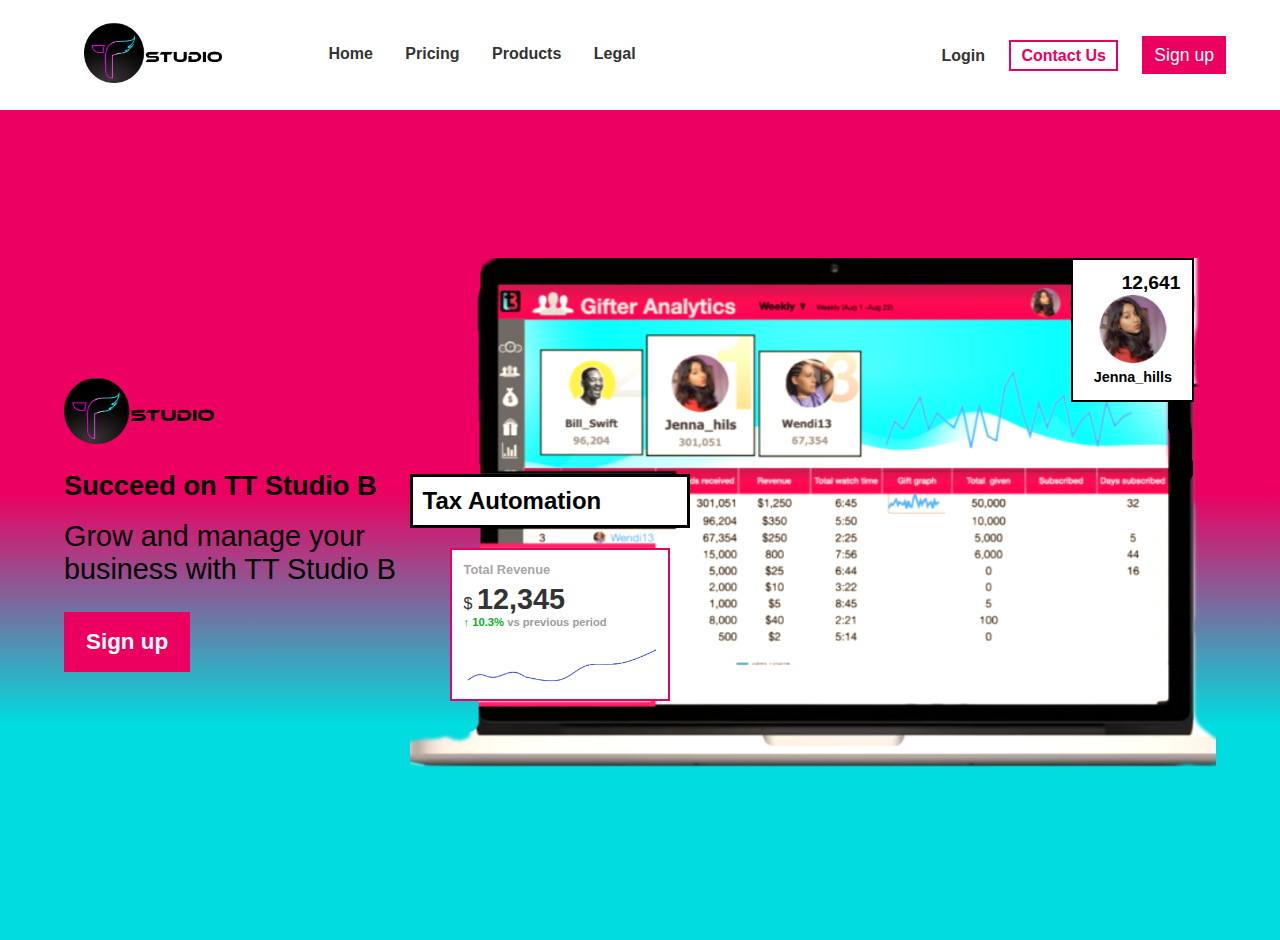
<file: v1/index.html>
<!DOCTYPE html>
<html lang="en">

<head>
    <meta charset="UTF-8">
    <meta http-equiv="X-UA-Compatible" content="IE=edge">
    <meta name="viewport" content="width=device-width, initial-scale=1.0">
    <link rel="icon" type="image/x-icon" href="./assets/fa.png">
    <title>tikbooks</title>
    <link rel="stylesheet" href="./styles.css">
    <link rel="stylesheet" href="https://cdnjs.cloudflare.com/ajax/libs/font-awesome/6.1.2/css/all.min.css"
        integrity="sha512-1sCRPdkRXhBV2PBLUdRb4tMg1w2YPf37qatUFeS7zlBy7jJI8Lf4VHwWfZZfpXtYSLy85pkm9GaYVYMfw5BC1A=="
        crossorigin="anonymous" referrerpolicy="no-referrer" />
    <script src="./script.js" defer></script>
</head>

<body>

    <header>
        <div class="container flex">
            <div class="header">
                <div>
					<img src="assets/logo.png" style="height:60px" />
                </div>

                <div class="nav-container">

                    <span class="nav-close-btn">&times;</span>

                    <div class="header-middle">
                        <ul>
							<li><a href="index.html">Home</a></li>
                            <li><a href="#">Pricing</a></li>
                            <li><a href="#">Products</a></li>
                            <li><a href="legal.html">Legal</a></li>
                        </ul>
                    </div>

                    <div class="header-end">
                        <ul>
                            <li class="search-container-home">
                                <div class="search-btn">
                                    <i class="fa-solid fa-magnifying-glass "></i>
                                </div>
                                <!-- <div class="search-container">
                                    <input type="text" name="" id="">
                                    <button class="search-submit-btn"><i
                                            class="fa-solid fa-magnifying-glass"></i></button>
                                </div> -->
                            </li>
                            <li class="login-btn"><a href="#">Login</a></li>
                            <li class="top-btn"><a href="#">Contact Us</a></li>
                            <!-- <li class="top-btn"><a href="#">Sign up</a></li> -->
                            <li class="singup3"><a href="#">Sign up</a></li>
                        </ul>
                    </div>
                </div>


                <div class="nav-btn">
                    <span></span>
                    <span></span>
                    <span></span>
                </div>
            </div>
        </div>
    </header>

    <main>
        <div class="container main-container">
            <div class="two-side-col">
                <div class="col-1">
                    <img class="main-logo" src="./assets/logo.png" alt="">
                    <h1 class="head-txt">Succeed on TT Studio B</h1>
                    <h2 class="sub-head-txt">
                        Grow and manage your business with TT Studio B
                    </h2>
                    <div class="btn-left">
                        <a href="#">Sign up</a>
                    </div>
                </div>

                <div class="col-2">
                    <div class="img-container">
                        <img src="./assets/laptop2.png" alt="" >

                        <div class="users-container" style="margin-right: -6%;" >
                            <div class="user-count">
                                <i class="fas fa-gem fa-fw"></i>
                                <span>12,641</span>
                            </div>
                            <div class="user-pic">
                                <img src="./assets/girl2.png" alt="">
                            </div>
                            <p class="user-name">Jenna_hills</p>
                        </div><br><br>

                        <div class="tax-container" style="margin-top: 7%;">
                            <h2>Tax Automation</h2>
                            <i class="fas fa-toggle-on fa-fw"></i>

                        </div>

                        <div class="sales-container" style="margin-bottom: 5%;">
                            <p class="text-fade">Total Revenue <i class="fa-solid fa-circle-info"></i></p>
                            <p class="sales"><span>$</span>
                                <span>12,345</span>
                                <span></span>
                            </p>
                            <p class="sales-increased"><span>&uarr; 10.3%</span> vs previous period</p><br>
                            <img src="./assets/graph2.png" alt="" style="object-fit: contain;">
                        </div>
                    </div>
                </div>
            </div>
            <!-- <div class="poly"></div> -->
        </div>
    </main>

</body>

</html>
</file>
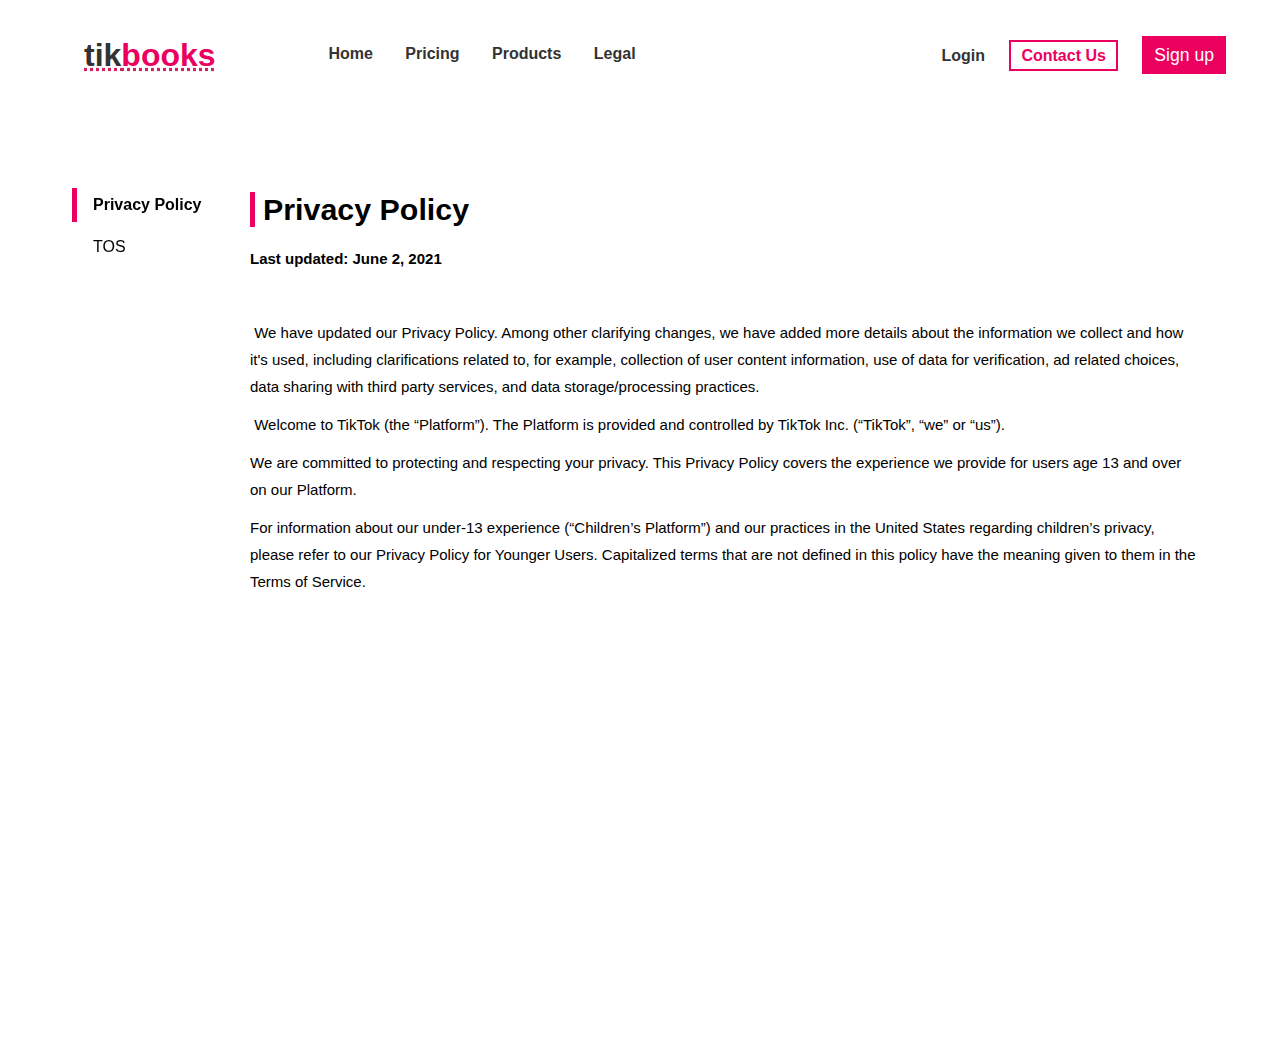
<file: v1/legal.html>
<!DOCTYPE html>
<html lang="en">
  <head>
    <meta charset="UTF-8" />
    <meta http-equiv="X-UA-Compatible" content="IE=edge" />
    <meta name="viewport" content="width=device-width, initial-scale=1.0" />
    <link rel="icon" type="image/x-icon" href="./assets/fa.png" />
    <title>tikbooks- Privacy Policy & TOS</title>
    <link rel="stylesheet" href="styles.css" />
  </head>
  <body>
    <header>
      <div class="container flex">
        <div class="header">
          <a href="../"
            ><div>
              <p class="logo">tik<span>books</span></p>
            </div></a
          >

          <div class="nav-container">
            <span class="nav-close-btn">&times;</span>

            <div class="header-middle">
              <ul>
                <li><a href="index.html">Home</a></li>
				<li><a href="#">Pricing</a></li>
                <li><a href="#">Products</a></li>
                <li><a href="legal.html">Legal</a></li>
              </ul>
            </div>

            <div class="header-end">
              <ul>
                <li class="search-container-home">
                  <div class="search-btn">
                    <i class="fa-solid fa-magnifying-glass"></i>
                  </div>
                  <!-- <div class="search-container">
                                    <input type="text" name="" id="">
                                    <button class="search-submit-btn"><i
                                            class="fa-solid fa-magnifying-glass"></i></button>
                                </div> -->
                </li>
                <li class="login-btn"><a href="#">Login</a></li>
                <li class="top-btn"><a href="#">Contact Us</a></li>
                <!-- <li class="top-btn"><a href="#">Sign up</a></li> -->
                <li class="singup3"><a href="#">Sign up</a></li>
              </ul>
            </div>
          </div>

          <div class="nav-btn">
            <span></span>
            <span></span>
            <span></span>
          </div>
        </div>
      </div>
    </header>
    <div class="privacy-policy-page container">
      <nav>
        <!-- <a  href="index.html">
          <p class="logo">tik<span>books</span></p>
        </a> -->

        <!-- Nav -->
        <ul id="privacyNav">
          <a class="nav-privacy-btn" href="#privacy-policy"
            ><li class="active-privacy">Privacy Policy</li></a
          >
          <a class="nav-tos-btn" href="#tos"><li>TOS</li></a>
        </ul>
      </nav>
      <div class="data">
        <div class="privacy-policy" id="privacy-policy">
          <h3>Privacy Policy</h3>
          <br />
          <p class="data-p">
            <strong>Last updated: </strong><strong>June 2, 2021</strong>
          </p>
          <br /><br />
          <p class="data-p">
            &nbsp;We have updated our Privacy Policy. Among other clarifying
            changes, we have added more details about the information we collect
            and how it&apos;s used, including clarifications related to, for
            example, collection of user content information, use of data for
            verification, ad related choices, data sharing with third party
            services, and data storage/processing practices.
          </p>
          <p class="data-p">
            &nbsp;Welcome to TikTok (the &ldquo;Platform&rdquo;). The Platform
            is provided and controlled by TikTok Inc. (&ldquo;TikTok&rdquo;,
            &ldquo;we&rdquo; or &ldquo;us&rdquo;).
          </p>
          <p class="data-p">
            We are committed to protecting and respecting your privacy. This
            Privacy Policy covers the experience we provide for users age 13 and
            over on our Platform.
          </p>
          <p class="data-p">
            For information about our under-13 experience
            (&ldquo;Children&rsquo;s Platform&rdquo;) and our practices in the
            United States regarding children&rsquo;s privacy, please refer to
            our Privacy Policy for Younger Users. Capitalized terms that are not
            defined in this policy have the meaning given to them in the Terms
            of Service.&nbsp;
          </p>
          <br /><br />
        </div>
        <!-- TOS  -->
        <div id="tos">
          <h3>Terms of Service</h3>
          <br />
          
          <p class="data-p">U.S.</p>
          
          <p class="data-p">
            (If you are a user having your usual residence in the US)
          </p>
          
          <p class="data-p"><b>Last updated: February 2019</b></p>
          
          
          
          <p class="data-p li-item">1. Your Relationship With Us</p>
          <p class="data-p">
            Welcome to Brandon Haneline (the &ldquo;Platform&rdquo;), which is provided by
            Brandon Haneline Inc. in the United States (collectively such entities will be
            referred to as &ldquo;Brandon Haneline&rdquo;, &ldquo;we&rdquo; or
            &ldquo;us&rdquo;).
          </p>
          
          <p class="data-p">
            You are reading the terms of service (the &ldquo;Terms&rdquo;),
            which govern the relationship and serve as an agreement between you
            and us and set forth the terms and conditions by which you may
            access and use the Platform and our related websites, services,
            applications, products and content (collectively, the
            &ldquo;Services&rdquo;). Access to certain Services or features of
            the Services (such as, by way of example and not limitation, the
            ability to submit or share User Content (defined below)) may be
            subject to age restrictions and not available to all users of the
            Services. Our Services are provided for private, non-commercial use.
            For purposes of these Terms, &ldquo;you&rdquo; and
            &ldquo;your&rdquo; means you as the user of the Services.
          </p>
          
          <p class="data-p">
            The Terms form a legally binding agreement between you and us.
            Please take the time to read them carefully. If you are under age
            18, you may only use the Services with the consent of your parent or
            legal guardian. Please be sure your parent or legal guardian has
            reviewed and discussed these Terms with you.
          </p>
          
          <p class="data-p">
            ARBITRATION NOTICE FOR USERS IN THE UNITED STATES: THESE TERMS
            CONTAIN AN ARBITRATION CLAUSE AND A WAIVER OF RIGHTS TO BRING A
            CLASS ACTION AGAINST US. EXCEPT FOR CERTAIN TYPES OF DISPUTES
            MENTIONED IN THAT ARBITRATION CLAUSE, YOU AND Brandon Haneline AGREE THAT
            DISPUTES BETWEEN US WILL BE RESOLVED BY MANDATORY BINDING
            ARBITRATION, AND YOU AND Brandon Haneline WAIVE ANY RIGHT TO PARTICIPATE IN A
            CLASS-ACTION LAWSUIT OR CLASS-WIDE ARBITRATION.
          </p>
          
          <p class="data-p li-item">2. Accepting the Terms</p>
          <p class="data-p">
            By accessing or using our Services, you confirm that you can form a
            binding contract with Brandon Haneline, that you accept these Terms and that
            you agree to comply with them. Your access to and use of our
            Services is also subject to our Privacy Policy and Community
            Guidelines, the terms of which can be found directly on the
            Platform, or where the Platform is made available for download, on
            your mobile device&rsquo;s applicable app store, and are
            incorporated herein by reference. By using the Services, you consent
            to the terms of the Privacy Policy.
          </p>
          
          <p class="data-p">
            If you are accessing or using the Services on behalf of a business
            or entity, then (a) &ldquo;you&rdquo; and &ldquo;your&rdquo;
            includes you and that business or entity, (b) you represent and
            warrant that you are an authorized representative of the business or
            entity with the authority to bind the entity to these Terms, and
            that you agree to these Terms on the entity&rsquo;s behalf, and (c)
            your business or entity is legally and financially responsible for
            your access or use of the Services as well as for the access or use
            of your account by others affiliated with your entity, including any
            employees, agents or contractors.
          </p>
          
          <p class="data-p">
            You can accept the Terms by accessing or using our Services. You
            understand and agree that we will treat your access or use of the
            Services as acceptance of the Terms from that point onwards.
          </p>
          
          <p class="data-p">
            You should print off or save a local copy of the Terms for your
            records.
          </p>
          
          <p class="data-p li-item">3. Changes to the Terms</p>
          <p class="data-p">
            We amend these Terms from time to time, for instance when we update
            the functionality of our Services, when we combine multiple apps or
            services operated by us or our affiliates into a single combined
            service or app, or when there are regulatory changes. We will use
            commercially reasonable efforts to generally notify all users of any
            material changes to these Terms, such as through a notice on our
            Platform, however, you should look at the Terms regularly to check
            for such changes. We will also update the &ldquo;Last Updated&rdquo;
            date at the top of these Terms, which reflect the effective date of
            such Terms. Your continued access or use of the Services after the
            date of the new Terms constitutes your acceptance of the new Terms.
            If you do not agree to the new Terms, you must stop accessing or
            using the Services.
          </p>
          
          <p class="data-p li-item">4. Your Account with Us</p>
          <p class="data-p">
            To access or use some of our Services, you must create an account
            with us. When you create this account, you must provide accurate and
            up-to-date information. It is important that you maintain and
            promptly update your details and any other information you provide
            to us, to keep such information current and complete.
          </p>
          
          <p class="data-p">
            It is important that you keep your account password confidential and
            that you do not disclose it to any third party. If you know or
            suspect that any third party knows your password or has accessed
            your account, you must notify us immediately at:
            <a href="https://www.Brandon Haneline.com/legal/report/feedback"
              >https://www.Brandon Haneline.com/legal/report/feedback</a
            >.
          </p>
          
          <p class="data-p">
            You agree that you are solely responsible (to us and to others) for
            the activity that occurs under your account.
          </p>
          
          <p class="data-p">
            We reserve the right to disable your user account at any time,
            including if you have failed to comply with any of the provisions of
            these Terms, or if activities occur on your account which, in our
            sole discretion, would or might cause damage to or impair the
            Services or infringe or violate any third party rights, or violate
            any applicable laws or regulations.
          </p>
          
          <p class="data-p">
            If you no longer want to use our Services again, and would like your
            account deleted, contact us at:
            <a href="https://www.Brandon Haneline.com/legal/report/feedback"
              >https://www.Brandon Haneline.com/legal/report/feedback</a
            >. We will provide you with further assistance and guide you through
            the process. Once you choose to delete your account, you will not be
            able to reactivate your account or retrieve any of the content or
            information you have added.
          </p>
          
          <p class="data-p li-item">
            5. Your Access to and Use of Our Services
          </p>
          <p class="data-p">
            Your access to and use of the Services is subject to these Terms and
            all applicable laws and regulations. You may not:
          </p>
          
          <p class="data-p">
            access or use the Services if you are not fully able and legally
            competent to agree to these Terms or are authorized to use the
            Services by your parent or legal guardian;
          </p>
          <p class="data-p">
            make unauthorize copies, modify, adapt, translate, reverse engineer,
            disassemble, decompile or create any derivative works of the
            Services or any content included therein, including any files,
            tables or documentation (or any portion thereof) or determine or
            attempt to determine any source code, algorithms, methods or
            techniques embodied by the Services or any derivative works thereof;
          </p>
          <p class="data-p">
            distribute, license, transfer, or sell, in whole or in part, any of
            the Services or any derivative works thereof
          </p>
          <p class="data-p">
            market, rent or lease the Services for a fee or charge, or use the
            Services to advertise or perform any commercial solicitation;
          </p>
          <p class="data-p">
            use the Services, without our express written consent, for any
            commercial or unauthorized purpose, including communicating or
            facilitating any commercial advertisement or solicitation or
            spamming;
          </p>
          <p class="data-p">
            interfere with or attempt to interfere with the proper working of
            the Services, disrupt our website or any networks connected to the
            Services, or bypass any measures we may use to prevent or restrict
            access to the Services;
          </p>
          <p class="data-p">
            incorporate the Services or any portion thereof into any other
            program or product. In such case, we reserve the right to refuse
            service, terminate accounts or limit access to the Services in our
            sole discretion;
          </p>
          <p class="data-p">
            use automated scripts to collect information from or otherwise
            interact with the Services;
          </p>
          <p class="data-p">
            impersonate any person or entity, or falsely state or otherwise
            misrepresent you or your affiliation with any person or entity,
            including giving the impression that any content you upload, post,
            transmit, distribute or otherwise make available emanates from the
            Services;
          </p>
          <p class="data-p">
            intimidate or harass another, or promote sexually explicit material,
            violence or discrimination based on race, sex, religion,
            nationality, disability, sexual orientation or age;
          </p>
          <p class="data-p">
            use or attempt to use another&rsquo;s account, service or system
            without authorisation from Brandon Haneline, or create a false identity on the
            Services;
          </p>
          <p class="data-p">
            use the Services in a manner that may create a conflict of interest
            or undermine the purposes of the Services, such as trading reviews
            with other users or writing or soliciting fake reviews;
          </p>
          <p class="data-p">
            use the Services to upload, transmit, distribute, store or otherwise
            make available in any way: files that contain viruses, trojans,
            worms, logic bombs or other material that is malicious or
            technologically harmful;
          </p>
          <p class="data-p">
            any unsolicited or unauthorize advertising, solicitations,
            promotional materials, &ldquo;junk mail,&rdquo; &ldquo;spam,&rdquo;
            &ldquo;chain letters,&rdquo; &ldquo;pyramid schemes,&rdquo; or any
            other prohibited form of solicitation;
          </p>
          <p class="data-p">
            any private information of any third party, including addresses,
            phone numbers, email addresses, number and feature in the personal
            identity document (e.g., National Insurance numbers, passport
            numbers) or credit card numbers;
          </p>
          <p class="data-p">
            any material which does or may infringe any copyright, trademark or
            other intellectual property or privacy rights of any other person;
          </p>
          <p class="data-p">
            any material which is defamatory of any person, obscene, offensive,
            pornographic, hateful or inflammatory;
          </p>
          <p class="data-p">
            any material that would constitute, encourage or provide
            instructions for a criminal offence, dangerous activities or
            self-harm;
          </p>
          <p class="data-p">
            any material that is deliberately designed to provoke or antagonise
            people, especially trolling and bullying, or is intended to harass,
            harm, hurt, scare, distress, embarrass or upset people;
          </p>
          <p class="data-p">
            any material that contains a threat of any kind, including threats
            of physical violence;
          </p>
          <p class="data-p">
            any material that is racist or discriminatory, including
            discrimination on the basis of someone&rsquo;s race, religion, age,
            gender, disability or sexuality;
          </p>
          <p class="data-p">
            any answers, responses, comments, opinions, analysis or
            recommendations that you are not properly licensed or otherwise
            qualified to provide; or
          </p>
          <p class="data-p">
            material that, in the sole judgment of Brandon Haneline, is objectionable or
            which restricts or inhibits any other person from using the
            Services, or which may expose Brandon Haneline, the Services or its users to
            any harm or liability of any type.
          </p>
          <p class="data-p">
            In addition to the above, your access to and use of the Services
            must, at all times, be compliant with our Community Guidelines.
          </p>
          
          <p class="data-p">
            We reserve the right, at any time and without prior notice, to
            remove or disable access to content at our discretion for any reason
            or no reason. Some of the reasons we may remove or disable access to
            content may include finding the content objectionable, in violation
            of these Terms or our Community Policy, or otherwise harmful to the
            Services or our users. Our automated systems analyze your content
            (including emails) to provide you personally relevant product
            features, such as customized search results, tailored advertising,
            and spam and malware detection. This analysis occurs as the content
            is sent, received, and when it is stored.
          </p>
          
          <p class="data-p li-item">6. Intellectual Property Rights</p>
          <p class="data-p">
            We respect intellectual property rights and ask you to do the same.
            As a condition of your access to and use of the Services, you agree
            to the terms of the Copyright Policy.
          </p>
          
          <p class="data-p li-item">7. Content</p>
          <p class="data-p">Brandon Haneline Content</p>
          <p class="data-p">
            As between you and Brandon Haneline, all content, software, images, text,
            graphics, illustrations, logos, patents, trademarks, service marks,
            copyrights, photographs, audio, videos, music on and &ldquo;look and
            feel&rdquo; of the Services, and all intellectual property rights
            related thereto (the &ldquo;Brandon Haneline Content&rdquo;), are either owned
            or licensed by Brandon Haneline, it being understood that you or your licensors
            will own any User Content (as defined below) you upload or transmit
            through the Services. Use of the Brandon Haneline Content or materials on the
            Services for any purpose not expressly permitted by these Terms is
            strictly prohibited. Such content may not be downloaded, copied,
            reproduced, distributed, transmitted, broadcast, displayed, sold,
            licensed or otherwise exploited for any purpose whatsoever without
            our or, where applicable, our licensors&rsquo; prior written
            consent. We and our licensors reserve all rights not expressly
            granted in and to their content.
          </p>
          
          <p class="data-p">
            You acknowledge and agree that we may generate revenues, increase
            goodwill or otherwise increase our value from your use of the
            Services, including, by way of example and not limitation, through
            the sale of advertising, sponsorships, promotions, usage data and
            Gifts (defined below), and except as specifically permitted by us in
            these Terms or in another agreement you enter into with us, you will
            have no right to share in any such revenue, goodwill or value
            whatsoever. You further acknowledge that, except as specifically
            permitted by us in these Terms or in another agreement you enter
            into with us, you (i) have no right to receive any income or other
            consideration from any User Content (defined below) or your use of
            any musical works, sound recordings or audiovisual clips made
            available to you on or through the Services, including in any User
            Content created by you, and (ii) are prohibited from exercising any
            rights to monetize or obtain consideration from any User Content
            within the Services or on any third party service ( e.g. , you
            cannot claim User Content that has been uploaded to a social media
            platform such as YouTube for monetization).
          </p>
          
          <p class="data-p">
            Subject to the terms and conditions of the Terms, you are hereby
            granted a non-exclusive, limited, non-transferable,
            non-sublicensable, revocable, worldwide license to access and use
            the Services, including to download the Platform on a permitted
            device, and to access the Brandon Haneline Content solely for your personal,
            non-commercial use through your use of the Services and solely in
            compliance with these Terms. Brandon Haneline reserves all rights not expressly
            granted herein in the Services and the Brandon Haneline Content. You
            acknowledge and agree that Brandon Haneline may terminate this license at any
            time for any reason or no reason.
          </p>
          
          <p class="data-p">
            NO RIGHTS ARE LICENSED WITH RESPECT TO SOUND RECORDINGS AND THE
            MUSICAL WORKS EMBODIED THEREIN THAT ARE MADE AVAILABLE FROM OR
            THROUGH THE SERVICE.
          </p>
          
          <p class="data-p">
            You acknowledge and agree that when you view content provided by
            others on the Services, you are doing so at your own risk. The
            content on our Services is provided for general information only. It
            is not intended to amount to advice on which you should rely. You
            must obtain professional or specialist advice before taking, or
            refraining from, any action on the basis of the content on our
            Services.
          </p>
          
          <p class="data-p">
            We make no representations, warranties or guarantees, whether
            express or implied, that any Brandon Haneline Content (including User Content)
            is accurate, complete or up to date. Where our Services contain
            links to other sites and resources provided by third parties, these
            links are provided for your information only. We have no control
            over the contents of those sites or resources. Such links should not
            be interpreted as approval by us of those linked websites or
            information you may obtain from them. You acknowledge that we have
            no obligation to pre-screen, monitor, review, or edit any content
            posted by you and other users on the Services (including User
            Content).
          </p>
          
          <p class="data-p">User-Generated Content</p>
          <p class="data-p">
            Users of the Services may be permitted to upload, post or transmit
            (such as via a stream) or otherwise make available content through
            the Services including, without limitation, any text, photographs,
            user videos, sound recordings and the musical works embodied
            therein, including videos that incorporate locally stored sound
            recordings from your personal music library and ambient noise
            (&ldquo;User Content&rdquo;). Users of the Services may also extract
            all or any portion of User Content created by another user to
            produce additional User Content, including collaborative User
            Content with other users, that combine and intersperse User Content
            generated by more than one user. Users of the Services may also
            overlay music, graphics, stickers, Virtual Items (as defined and
            further explained Virtual Items Policy) and other elements provided
            by Brandon Haneline (&ldquo;Brandon Haneline Elements&rdquo;) onto this User Content and
            transmit this User Content through the Services. The information and
            materials in the User Content, including User Content that includes
            Brandon Haneline Elements, have not been verified or approved by us. The views
            expressed by other users on the Services (including through use of
            the virtual gifts) do not represent our views or values.
          </p>
          
          <p class="data-p">
            Whenever you access or use a feature that allows you to upload or
            transmit User Content through the Services (including via certain
            third party social media platforms such as Instagram, Facebook,
            YouTube, Twitter), or to make contact with other users of the
            Services, you must comply with the standards set out at &ldquo;Your
            Access to and Use of Our Services&rdquo; above. You may also choose
            to upload or transmit your User Content, including User Content that
            includes Brandon Haneline Elements, on sites or platforms hosted by third
            parties. If you decide to do this, you must comply with their
            content guidelines as well as with the standards set out at
            &ldquo;Your Access to and Use of Our Services&rdquo; above. As noted
            above, these features may not be available to all users of the
            Services, and we have no liability to you for limiting your right to
            certain features of the Services.
          </p>
          
          <p class="data-p">
            You warrant that any such contribution does comply with those
            standards, and you will be liable to us and indemnify us for any
            breach of that warranty. This means you will be responsible for any
            loss or damage we suffer as a result of your breach of warranty.
          </p>
          
          <p class="data-p">
            Any User Content will be considered non-confidential and
            non-proprietary. You must not post any User Content on or through
            the Services or transmit to us any User Content that you consider to
            be confidential or proprietary. When you submit User Content through
            the Services, you agree and represent that you own that User
            Content, or you have received all necessary permissions, clearances
            from, or are authorize by, the owner of any part of the content to
            submit it to the Services, to transmit it from the Services to other
            third party platforms, and/or adopt any third party content.
          </p>
          
          <p class="data-p">
            If you only own the rights in and to a sound recording, but not to
            the underlying musical works embodied in such sound recordings, then
            you must not post such sound recordings to the Services unless you
            have all permissions, clearances from, or are authorize by, the
            owner of any part of the content to submit it to the Services
          </p>
          
          
          <p class="data-p">
            Specific Rules for Musical Works and for Recording Artists. If you
            are a composer or author of a musical work and are affiliated with a
            PRO, then you must notify your PRO of the royalty-free license you
            grant through these Terms in your User Content to us. You are solely
            responsible for ensuring your compliance with the relevant
            PRO&rsquo;s reporting obligations. If you have assigned your rights
            to a music publisher, then you must obtain the consent of such music
            publisher to grant the royalty-free license(s) set forth in these
            Terms in your User Content or have such music publisher enter into
            these Terms with us. Just because you authored a musical work (e.g.,
            wrote a song) does not mean you have the right to grant us the
            licenses in these Terms. If you are a recording artist under
            contract with a record label, then you are solely responsible for
            ensuring that your use of the Services is in compliance with any
            contractual obligations you may have to your record label, including
            if you create any new recordings through the Services that may be
            claimed by your label.
          </p>
          
          <p class="data-p">
            Through-To-The-Audience Rights. All of the rights you grant in your
            User Content in these Terms are provided on a
            through-to-the-audience basis, meaning the owners or operators of
            third party services will not have any separate liability to you or
            any other third party for User Content posted or used on such third
            party service via the Services.
          </p>
          
          <p class="data-p">
            Waiver of Rights to User Content. By posting User Content to or
            through the Services, you waive any rights to prior inspection or
            approval of any marketing or promotional materials related to such
            User Content. You also waive any and all rights of privacy,
            publicity, or any other rights of a similar nature in connection
            with your User Content, or any portion thereof. To the extent any
            moral rights are not transferable or assignable, you hereby waive
            and agree never to assert any and all moral rights, or to support,
            maintain or permit any action based on any moral rights that you may
            have in or with respect to any User Content you Post to or through
            the Services.
          </p>
          
          <p class="data-p">
            We also have the right to disclose your identity to any third party
            who is claiming that any User Content posted or uploaded by you to
            our Services constitutes a violation of their intellectual property
            rights, or of their right to privacy.
          </p>
          
          <p class="data-p">
            We, or authorized third parties, reserve the right to cut, crop,
            edit or refuse to publish, your content at our or their sole
            discretion. We have the right to remove, disallow, block or delete
            any posting you make on our Services if, in our opinion, your post
            does not comply with the content standards set out at &ldquo;Your
            Access to and Use of Our Services &ldquo;above. In addition, we have
            the right &ndash; but not the obligation &ndash; in our sole
            discretion to remove, disallow, block or delete any User Content (i)
            that we consider in violation of these Terms, or (ii) in response to
            complaints from other users or third parties, with or without notice
            and without any liability to you. As a result, we recommend that you
            save copies of any User Content that you post to the Services on
            your personal device(s) in the event that you want to ensure that
            you have permanent access to copies of such User Content. We do not
            guarantee the accuracy, integrity, appropriateness or quality of any
            User Content, and under no circumstances will we be liable in any
            way for any User Content.
          </p>
          
          <p class="data-p">
            You control whether your User Content is made publicly available on
            the Services to all other users of the Services or only available to
            people you approve. To restrict access to your User Content, you
            should select the privacy setting available within the Platform.
          </p>
          
          <p class="data-p">
            We accept no liability in respect of any content submitted by users
            and published by us or by authorized third parties.
          </p>
          
          <p class="data-p">
            If you wish to file a complaint about information or materials
            uploaded by other users, contact us at:
            <a href="https://www.Brandon Haneline.com/legal/report/feedback"
              >https://www.Brandon Haneline.com/legal/report/feedback</a
            >.
          </p>
          
          <p class="data-p">
            Brandon Haneline takes reasonable measures to expeditiously remove from our
            Services any infringing material that we become aware of. It is
            Brandon Haneline&rsquo;s policy, in appropriate circumstances and at its
            discretion, to disable or terminate the accounts of users of the
            Services who repeatedly infringe copyrights or intellectual property
            rights of others.
          </p>
          
          <p class="data-p">
            While our own staff is continually working to develop and evaluate
            our own product ideas and features, we pride ourselves on paying
            close attention to the interests, feedback, comments, and
            suggestions we receive from the user community. If you choose to
            contribute by sending us or our employees any ideas for products,
            services, features, modifications, enhancements, content,
            refinements, technologies, content offerings (such as audio, visual,
            games, or other types of content), promotions, strategies, or
            product/feature names, or any related documentation, artwork,
            computer code, diagrams, or other materials (collectively
            &ldquo;Feedback&rdquo;), then regardless of what your accompanying
            communication may say, the following terms will apply, so that
            future misunderstandings can be avoided. Accordingly, by sending
            Feedback to us, you agree that:
          </p>
          
          <p class="data-p">
            Brandon Haneline has no obligation to review, consider, or implement your
            Feedback, or to return to you all or part of any Feedback for any
            reason;
          </p>
          
          <p class="data-p">
            Feedback is provided on a non-confidential basis, and we are not
            under any obligation to keep any Feedback you send confidential or
            to refrain from using or disclosing it in any way; and
          </p>
          
          <p class="data-p">
            You irrevocably grant us perpetual and unlimited permission to
            reproduce, distribute, create derivative works of, modify, publicly
            perform (including on a through-to-the-audience basis), communicate
            to the public, make available, publicly display, and otherwise use
            and exploit the Feedback and derivatives thereof for any purpose and
            without restriction, free of charge and without attribution of any
            kind, including by making, using, selling, offering for sale,
            importing, and promoting commercial products and services that
            incorporate or embody Feedback, whether in whole or in part, and
            whether as provided or as modified.
          </p>
          
          <p class="data-p li-item">8. Indemnity</p>
          <p class="data-p">
            You agree to defend, indemnify, and hold harmless Brandon Haneline, its
            parents, subsidiaries, and affiliates, and each of their respective
            officers, directors, employees, agents and advisors from any and all
            claims, liabilities, costs, and expenses, including, but not limited
            to, attorneys&rsquo; fees and expenses, arising out of a breach by
            you or any user of your account of these Terms or arising out of a
            breach of your obligations, representation and warranties under
            these Terms.
          </p>
          
          <p class="data-p li-item">9. EXCLUSION OF WARRANTIES</p>
          <p class="data-p">
            NOTHING IN THESE TERMS SHALL AFFECT ANY STATUTORY RIGHTS THAT YOU
            CANNOT CONTRACTUALLY AGREE TO ALTER OR WAIVE AND ARE LEGALLY ALWAYS
            ENTITLED TO AS A CONSUMER.
          </p>
          
          <p class="data-p">
            THE SERVICES ARE PROVIDED &ldquo;AS IS&rdquo; AND WE MAKE NO
            WARRANTY OR REPRESENTATION TO YOU WITH RESPECT TO THEM. IN
            PARTICULAR WE DO NOT REPRESENT OR WARRANT TO YOU THAT:
          </p>
          
          <p class="data-p">
            YOUR USE OF THE SERVICES WILL MEET YOUR REQUIREMENTS;
          </p>
          <p class="data-p">
            YOUR USE OF THE SERVICES WILL BE UNINTERRUPTED, TIMELY, SECURE OR
            FREE FROM ERROR;
          </p>
          <p class="data-p">
            ANY INFORMATION OBTAINED BY YOU AS A RESULT OF YOUR USE OF THE
            SERVICES WILL BE ACCURATE OR RELIABLE; AND
          </p>
          <p class="data-p">
            DEFECTS IN THE OPERATION OR FUNCTIONALITY OF ANY SOFTWARE PROVIDED
            TO YOU AS PART OF THE SERVICES WILL BE CORRECTED.
          </p>
          <p class="data-p">
            NO CONDITIONS, WARRANTIES OR OTHER TERMS (INCLUDING ANY IMPLIED
            TERMS AS TO SATISFACTORY QUALITY, FITNESS FOR PURPOSE OR CONFORMANCE
            WITH DESCRIPTION) APPLY TO THE SERVICES EXCEPT TO THE EXTENT THAT
            THEY ARE EXPRESSLY SET OUT IN THE TERMS. WE MAY CHANGE, SUSPEND,
            WITHDRAW OR RESTRICT THE AVAILABILITY OF ALL OR ANY PART OF OUR
            PLATFORM FOR BUSINESS AND OPERATIONAL REASONS AT ANY TIME WITHOUT
            NOTICE
          </p>
          
          <p class="data-p li-item">10. LIMITATION OF LIABILITY</p>
          <p class="data-p">
            NOTHING IN THESE TERMS SHALL EXCLUDE OR LIMIT OUR LIABILITY FOR
            LOSSES WHICH MAY NOT BE LAWFULLY EXCLUDED OR LIMITED BY APPLICABLE
            LAW. THIS INCLUDES LIABILITY FOR DEATH OR PERSONAL INJURY CAUSED BY
            OUR NEGLIGENCE OR THE NEGLIGENCE OF OUR EMPLOYEES, AGENTS OR
            SUBCONTRACTORS AND FOR FRAUD OR FRAUDULENT MISREPRESENTATION.
          </p>
          
          <p class="data-p">
            SUBJECT TO THE PARAGRAPH ABOVE, WE SHALL NOT BE LIABLE TO YOU FOR:
          </p>
          
          <p class="data-p roman-li">
            (I) ANY LOSS OF PROFIT (WHETHER INCURRED DIRECTLY OR INDIRECTLY);
          </p>
          <p class="data-p roman-li">(II) ANY LOSS OF GOODWILL;</p>
          <p class="data-p roman-li">(III) ANY LOSS OF OPPORTUNITY;</p>
          <p class="data-p roman-li">
            (IV) ANY LOSS OF DATA SUFFERED BY YOU; OR
          </p>
          <p class="data-p roman-li">
            (V) ANY INDIRECT OR CONSEQUENTIAL LOSSES WHICH MAY BE INCURRED BY
            YOU. ANY OTHER LOSS WILL BE LIMITED TO THE AMOUNT PAID BY YOU TO
            Brandon Haneline WITHIN THE LAST 12 MONTHS.
          </p>
          <p class="data-p">
            ANY LOSS OR DAMAGE WHICH MAY BE INCURRED BY YOU AS A RESULT OF:
          </p>
          
          <p class="data-p">
            ANY RELIANCE PLACED BY YOU ON THE COMPLETENESS, ACCURACY OR
            EXISTENCE OF ANY ADVERTISING, OR AS A RESULT OF ANY RELATIONSHIP OR
            TRANSACTION BETWEEN YOU AND ANY ADVERTISER OR SPONSOR WHOSE
            ADVERTISING APPEARS ON THE SERVICE;
          </p>
          <p class="data-p">
            ANY CHANGES WHICH WE MAY MAKE TO THE SERVICES, OR FOR ANY PERMANENT
            OR TEMPORARY CESSATION IN THE PROVISION OF THE SERVICES (OR ANY
            FEATURES WITHIN THE SERVICES);
          </p>
          <p class="data-p">
            THE DELETION OF, CORRUPTION OF, OR FAILURE TO STORE, ANY CONTENT AND
            OTHER COMMUNICATIONS DATA MAINTAINED OR TRANSMITTED BY OR THROUGH
            YOUR USE OF THE SERVICES;
          </p>
          <p class="data-p">
            YOUR FAILURE TO PROVIDE US WITH ACCURATE ACCOUNT INFORMATION; OR
          </p>
          <p class="data-p">
            YOUR FAILURE TO KEEP YOUR PASSWORD OR ACCOUNT DETAILS SECURE AND
            CONFIDENTIAL.
          </p>
          <p class="data-p">
            PLEASE NOTE THAT WE ONLY PROVIDE OUR PLATFORM FOR DOMESTIC AND
            PRIVATE USE. YOU AGREE NOT TO USE OUR PLATFORM FOR ANY COMMERCIAL OR
            BUSINESS PURPOSES, AND WE HAVE NO LIABILITY TO YOU FOR ANY LOSS OF
            PROFIT, LOSS OF BUSINESS, LOSS OF GOODWILL OR BUSINESS REPUTATION,
            BUSINESS INTERRUPTION, OR LOSS OF BUSINESS OPPORTUNITY.
          </p>
          
          <p class="data-p">
            IF DEFECTIVE DIGITAL CONTENT THAT WE HAVE SUPPLIED DAMAGES A DEVICE
            OR DIGITAL CONTENT BELONGING TO YOU AND THIS IS CAUSED BY OUR
            FAILURE TO USE REASONABLE CARE AND SKILL, WE WILL EITHER REPAIR THE
            DAMAGE OR PAY YOU COMPENSATION. HOWEVER, WE WILL NOT BE LIABLE FOR
            DAMAGE THAT YOU COULD HAVE AVOIDED BY FOLLOWING OUR ADVICE TO APPLY
            AN UPDATE OFFERED TO YOU FREE OF CHARGE OR FOR DAMAGE THAT WAS
            CAUSED BY YOU FAILING TO CORRECTLY FOLLOW INSTALLATION INSTRUCTIONS
            OR TO HAVE IN PLACE THE MINIMUM SYSTEM REQUIREMENTS ADVISED BY US.
          </p>
          
          <p class="data-p">
            THESE LIMITATIONS ON OUR LIABILITY TO YOU SHALL APPLY WHETHER OR NOT
            WE HAVE BEEN ADVISED OF OR SHOULD HAVE BEEN AWARE OF THE POSSIBILITY
            OF ANY SUCH LOSSES ARISING.
          </p>
          
          <p class="data-p">
            YOU ARE RESPONSIBLE FOR ANY MOBILE CHARGES THAT MAY APPLY TO YOUR
            USE OF OUR SERVICE, INCLUDING TEXT-MESSAGING AND DATA CHARGES. IF
            YOU&rsquo;RE UNSURE WHAT THOSE CHARGES MAY BE, YOU SHOULD ASK YOUR
            SERVICE PROVIDER BEFORE USING THE SERVICE.
          </p>
          
          <p class="data-p">
            TO THE FULLEST EXTENT PERMITTED BY LAW, ANY DISPUTE YOU HAVE WITH
            ANY THIRD PARTY ARISING OUT OF YOUR USE OF THE SERVICES, INCLUDING,
            BY WAY OF EXAMPLE AND NOT LIMITATION, ANY CARRIER, COPYRIGHT OWNER
            OR OTHER USER, IS DIRECTLY BETWEEN YOU AND SUCH THIRD PARTY, AND YOU
            IRREVOCABLY RELEASE US AND OUR AFFILIATES FROM ANY AND ALL CLAIMS,
            DEMANDS AND DAMAGES (ACTUAL AND CONSEQUENTIAL) OF EVERY KIND AND
            NATURE, KNOWN AND UNKNOWN, ARISING OUT OF OR IN ANY WAY CONNECTED
            WITH SUCH DISPUTES.
          </p>
          
          <p class="data-p li-item">11. Other Terms</p>
          <p class="data-p">
            Open Source.The Platform contains certain open source software. Each
            item of open source software is subject to its own applicable
            license terms, which can be found at Open Source Policy.
          </p>
          
          <p class="data-p">
            Entire Agreement.These Terms constitute the whole legal agreement
            between you and Brandon Haneline and govern your use of the Services and
            completely replace any prior agreements between you and Brandon Haneline in
            relation to the Services.
          </p>
          
          <p class="data-p">
            Links. You may link to our home page, provided you do so in a way
            that is fair and legal and does not damage our reputation or take
            advantage of it. You must not establish a link in such a way as to
            suggest any form of association, approval or endorsement on our part
            where none exists. You must not establish a link to our Services in
            any website that is not owned by you. The website in which you are
            linking must comply in all respects with the content standards set
            out at &ldquo;Your Access to and Use of Our Services&rdquo; above.
            We reserve the right to withdraw linking permission without notice.
          </p>
          
          <p class="data-p">
            No Waiver. Our failure to insist upon or enforce any provision of
            these Terms shall not be construed as a waiver of any provision or
            right.
          </p>
          
          <p class="data-p">
            Security. We do not guarantee that our Services will be secure or
            free from bugs or viruses. You are responsible for configuring your
            information technology, computer programmes and platform to access
            our Services. You should use your own virus protection software.
          </p>
          
          <p class="data-p">
            Severability. If any court of law, having jurisdiction to decide on
            this matter, rules that any provision of these Terms is invalid,
            then that provision will be removed from the Terms without affecting
            the rest of the Terms, and the remaining provisions of the Terms
            will continue to be valid and enforceable.
          </p>
          
          <p class="data-p">
            ARBITRATION AND CLASS ACTION WAIVER. This Section includes an
            arbitration agreement and an agreement that all claims will be
            brought only in an individual capacity (and not as a class action or
            other representative proceeding). Please read it carefully. You may
            opt out of the arbitration agreement by following the opt out
            procedure described below.
          </p>
          
          <p class="data-p">
            Informal Process First. You agree that in the event of any dispute
            between you and Brandon Haneline, you will first contact Brandon Haneline and make a good
            faith sustained effort to resolve the dispute before resorting to
            more formal means of resolution, including without limitation any
            court action.
          </p>
          
          <p class="data-p">
            Arbitration Agreement. After the informal dispute resolution process
            any remaining dispute, controversy, or claim (collectively,
            &ldquo;Claim&rdquo;) relating in any way to your use of
            Brandon Haneline&rsquo;s services and/or products, including the Services, or
            relating in any way to the communications between you and Brandon Haneline or
            any other user of the Services, will be finally resolved by binding
            arbitration. This mandatory arbitration agreement applies equally to
            you and Brandon Haneline. However, this arbitration agreement does not (a)
            govern any Claim by Brandon Haneline for infringement of its intellectual
            property or access to the Services that is unauthorized or exceeds
            authorization granted in these Terms or (b) bar you from making use
            of applicable small claims court procedures in appropriate cases. If
            you are an individual you may opt out of this arbitration agreement
            within thirty (30) days of the first of the date you access or use
            this Services by following the procedure described below.
          </p>
          
          <p class="data-p">
            You agree that the U.S. Federal Arbitration Act governs the
            interpretation and enforcement of this provision, and that you and
            Brandon Haneline are each waiving the right to a trial by jury or to
            participate in a class action. This arbitration provision will
            survive any termination of these Terms.
          </p>
          
          <p class="data-p">
            If you wish to begin an arbitration proceeding, after following the
            informal dispute resolution procedure, you must send a letter
            requesting arbitration and describing your claim to:
          </p>
          
          <p class="data-p">Brandon Haneline Inc.</p>
          
          <p class="data-p">
            Email Address:
            <span class="theme-text">bh@brandonhaneline.com</span>
          </p>
          
          <p class="data-p">
            The arbitration will be administered by the American Arbitration
            Association (AAA) under its rules including, if you are an
            individual, the AAA&apos;s Supplementary Procedures for
            Consumer-Related Disputes. If you are not an individual or have used
            the Services on behalf of an entity, the AAA&apos;s Supplementary
            Procedures for Consumer-Related Disputes will not be used. The
            AAA&apos;s rules are available at www.adr.org or by calling
            <span class="theme-text">1-800-778-7879</span>.
          </p>
          
          <p class="data-p">
            Payment of all filing, administration and arbitrator fees will be
            governed by the AAA&apos;s rules. If you are an individual and have
            not accessed or used the Services on behalf of an entity, we will
            reimburse those fees for claims where the amount in dispute is less
            than $10,000, unless the arbitrator determines the claims are
            frivolous, and we will not seek attorneys&rsquo; fees and costs in
            arbitration unless the arbitrator determines the claims are
            frivolous.
          </p>
          
          <p class="data-p">
            The arbitrator, and not any federal, state, or local court, will
            have exclusive authority to resolve any dispute relating to the
            interpretation, applicability, unconscionability, arbitrability,
            enforceability, or formation of this arbitration agreement,
            including any claim that all or any part of this arbitration
            agreement is void or voidable. However, the preceding sentence will
            not apply to the &ldquo;Class Action Waiver&rdquo; section below.
          </p>
          
          <p class="data-p">
            If you do not want to arbitrate disputes with Brandon Haneline and you are an
            individual, you may opt out of this arbitration agreement by sending
            an email to bh@brandonhaneline.com within thirty (30) days of the
            first of the date you access or use the Services.
          </p>
          
          <p class="data-p">
            Class Action Waiver. Any Claim must be brought in the respective
            party&rsquo;s individual capacity, and not as a plaintiff or class
            member in any purported class, collective, representative, multiple
            plaintiff, or similar proceeding (&ldquo;Class Action&rdquo;). The
            parties expressly waive any ability to maintain any Class Action in
            any forum. If the Claim is subject to arbitration, the arbitrator
            will not have authority to combine or aggregate similar claims or
            conduct any Class Action nor make an award to any person or entity
            not a party to the arbitration. Any claim that all or part of this
            Class Action Waiver is unenforceable, unconscionable, void, or
            voidable may be determined only by a court of competent jurisdiction
            and not by an arbitrator. The parties understand that any right to
            litigate in court, to have a judge or jury decide their case, or to
            be a party to a class or representative action, is waived, and that
            any claims must be decided individually, through arbitration.
          </p>
          
          <p class="data-p">
            If this class action waiver is found to be unenforceable, then the
            entirety of the Arbitration Agreement, if otherwise effective, will
            be null and void. The arbitrator may award declaratory or injunctive
            relief only in favor of the individual party seeking relief and only
            to the extent necessary to provide relief warranted by that
            party&apos;s individual claim. If for any reason a claim proceeds in
            court rather than in arbitration, you and Brandon Haneline each waive any right
            to a jury trial.
          </p>
          
          <p class="data-p">
            If a counter-notice is received by Brandon Haneline&rsquo;s Copyright Agent, we
            may send a copy of the counter-notice to the original complaining
            party informing that person that we may replace the removed content
            or cease disabling it. Unless the original complaining party files
            an action seeking a court order against the Content Provider, member
            or user, the removed content may be replaced, or access to it
            restored, in ten business days or more after receipt of the
            counter-notice, at Brandon Haneline&rsquo;s sole discretion.
          </p>
          
          <p class="data-p">
            Please understand that filing a counter-notification may lead to
            legal proceedings between you and the complaining party to determine
            ownership. Be aware that there may be adverse legal consequences in
            your country if you make a false or bad faith allegation by using
            this process.
          </p>
          
          <p class="data-p">
            California Consumer Rights Notice. Under California Civil Code
            Section 1789.3, California users of the Services receive the
            following specific consumer rights notice: The Complaint Assistance
            Unit of the Division of Consumer Services of the California
            Department of Consumer Affairs may be contacted in writing at the
            contact information set forth at
            <a href="https://www.dca.ca.gov/about_us/contactus.shtml"
              >https://www.dca.ca.gov/about_us/contactus.shtml</a
            >.
          </p>
          
          <p class="data-p">
            Users of the Services who are California residents and are under 18
            years of age may request and obtain removal of User Content they
            posted by contacting us at:
            <a href="https://www.Brandon Haneline.com/legal/report/feedback"
              >https://www.Brandon Haneline.com/legal/report/feedback</a
            >. All requests must be labeled &quot;California Removal
            Request&quot; on the email subject line. All requests must provide a
            description of the User Content you want removed and information
            reasonably sufficient to permit us to locate that User Content. We
            do not accept California Removal Requests via postal mail, telephone
            or facsimile. We are not responsible for notices that are not
            labeled or sent properly, and we may not be able to respond if you
            do not provide adequate information.
          </p>
          
          <p class="data-p">
            Exports. You agree that you will not export or re-export, directly
            or indirectly the Services and/or other information or materials
            provided by Brandon Haneline hereunder, to any country for which the United
            States or any other relevant jurisdiction requires any export
            license or other governmental approval at the time of export without
            first obtaining such license or approval. But without limitation,
            the Services may not be exported or re-exported (a) into any U.S.
            embargoed countries or any country that has been designated by the
            U.S. Government as a &ldquo;terrorist supporting&rdquo; country, or
            (b) to anyone listed on any U.S. Government list of prohibited or
            restricted parties, including the U.S. Treasury Department&apos;s
            list of Specially Designated Nationals or the U.S. Department of
            Commerce Denied Person&rsquo;s List or Entity List.
          </p>
          
          <p class="data-p">
            U.S. Government Restricted Rights. The Services and related
            documentation are &quot;Commercial Items&quot;, as that term is
            defined at 48 C.F.R. &sect;2.101, consisting of &quot;Commercial
            Computer Software&quot; and &quot;Commercial Computer Software
            Documentation&quot;, as such terms are used in 48 C.F.R.
            &sect;12.212 or 48 C.F.R. &sect;227.7202, as applicable. Consistent
            with 48 C.F.R. &sect;12.212 or 48 C.F.R. &sect;227.7202-1 through
            227.7202-4, as applicable, the Commercial Computer Software and
            Commercial Computer Software Documentation are being licensed to
            U.S. Government end users (a) only as Commercial Items and (b) with
            only those rights as are granted to all other end users pursuant to
            the terms and conditions herein.
          </p>
          
          <p class="data-p"><b>App Stores</b></p>
          <p class="data-p">
            To the extent permitted by applicable law, the following
            supplemental terms shall apply when accessing the Platform through
            specific devices:
          </p>
          
          <p class="data-p">Notice regarding Apple.</p>
          <p class="data-p">
            By downloading the Platform from a device made by Apple, Inc.
            (&ldquo;Apple&rdquo;) or from Apple&rsquo;s App Store, you
            specifically acknowledge and agree that:
          </p>
          
          <p class="data-p">
            These Terms between Brandon Haneline and you; Apple is not a party to these
            Terms.
          </p>
          <p class="data-p">
            The license granted to you hereunder is limited to a personal,
            limited, non-exclusive, non-transferable right to install the
            Platform on the Apple device(s) authorize by Apple that you own or
            control for personal, non-commercial use, subject to the Usage Rules
            set forth in Apple&rsquo;s App Store Terms of Services.
          </p>
          <p class="data-p">
            Apple is not responsible for the Platform or the content thereof and
            has no obligation whatsoever to furnish any maintenance or support
            services with respect to the Platform.
          </p>
          <p class="data-p">
            In the event of any failure of the Platform to conform to any
            applicable warranty, you may notify Apple, and Apple will refund the
            purchase price for the Platform, if any, to you. To the maximum
            extent permitted by applicable law, Apple will have no other
            warranty obligation whatsoever with respect to the Platform.
          </p>
          <p class="data-p">
            Apple is not responsible for addressing any claims by you or a third
            party relating to the Platform or your possession or use of the
            Platform, including without limitation (a) product liability claims;
            (b) any claim that the Platform fails to conform to any applicable
            legal or regulatory requirement; and (c) claims arising under
            consumer protection or similar legislation.
          </p>
          <p class="data-p">
            In the event of any third party claim that the Platform or your
            possession and use of the Platform infringes such third
            party&rsquo;s intellectual property rights, Apple is not responsible
            for the investigation, defence, settlement or discharge of such
            intellectual property infringement claim.
          </p>
          <p class="data-p">
            You represent and warrant that (a) you are not located in a country
            that is subject to a U.S. Government embargo, or that has been
            designated by the U.S. Government as a &ldquo;terrorist
            supporting&rdquo; country; and (b) you are not listed on any U.S.
            Government list of prohibited or restricted parties.
          </p>
          <p class="data-p">
            Apple and its subsidiaries are third party beneficiaries of these
            Terms and upon your acceptance of the terms and conditions of these
            Terms, Apple will have the right (and will be deemed to have
            accepted the right) to enforce these Terms against you as a third
            party beneficiary hereof.
          </p>
          <p class="data-p">
            Brandon Haneline expressly authorises use of the Platform by multiple users
            through the Family Sharing or any similar functionality provided by
            Apple.
          </p>
          <p class="data-p"><b>Windows Phone Store.</b></p>
          <p class="data-p">
            By downloading the Platform from the Windows Phone Store (or its
            successors) operated by Microsoft, Inc. or its affiliates, you
            specifically acknowledge and agree that:
          </p>
          
          <p class="data-p">
            You may install and use one copy of the Platform on up to five (5)
            Windows Phone enabled devices that are affiliated with the Microsoft
            account you use to access the Windows Phone Store. Beyond that, we
            reserve the right to apply additional conditions or charge
            additional fees.
          </p>
          <p class="data-p">
            You acknowledge that Microsoft Corporation, your phone manufacturer
            and network operator have no obligation whatsoever to furnish any
            maintenance and support services with respect to the Platform.
          </p>
          <p class="data-p"><b>Amazon Appstore.</b></p>
          <p class="data-p">
            By downloading the Platform from the Amazon Appstore (or its
            successors) operated by Amazon Digital Services, Inc. or affiliates
            (&ldquo;Amazon&rdquo;), you specifically acknowledge and agree that:
          </p>
          
          <p class="data-p">
            to the extent of any conflict between (a) the Amazon Appstore Terms
            of Use or such other terms which Amazon designates as default end
            user license terms for the Amazon Appstore (&ldquo;Amazon Appstore
            EULA Terms&rdquo;), and (b) the other terms and conditions in these
            Terms, the Amazon Appstore EULA Terms shall apply with respect to
            your use of the Platform that you download from the Amazon Appstore,
            and
          </p>
          <p class="data-p">
            Amazon does not have any responsibility or liability related to
            compliance or non-compliance by Brandon Haneline or you (or any other user)
            under these Terms or the Amazon Appstore EULA Terms.
          </p>
          <p class="data-p"><b>Google Play.</b></p>
          <p class="data-p">
            By downloading the Platform from Google Play (or its successors)
            operated by Google, Inc. or one of its affiliates
            (&ldquo;Google&rdquo;), you specifically acknowledge and agree that:
          </p>
          
          <p class="data-p">
            to the extent of any conflict between (a) the Google Play Terms of
            Services and the Google Play Business and Program Policies or such
            other terms which Google designates as default end user license
            terms for Google Play (all of which together are referred to as the
            &ldquo;Google Play Terms&rdquo;), and (b) the other terms and
            conditions in these Terms, the Google Play Terms shall apply with
            respect to your use of the Platform that you download from Google
            Play, and
          </p>
          <p class="data-p">
            you hereby acknowledge that Google does not have any responsibility
            or liability related to compliance or non-compliance by Brandon Haneline or you
            (or any other user) under these Terms or the Google Play Terms.
          </p>
          <p class="data-p theme-text">Contact Us.</p>
          <p class="data-p">
            You can reach us at:
            <a href="https://www.Brandon Haneline.com/legal/report/feedback"
              >https://www.Brandon Haneline.com/legal/report/feedback</a
            >
            or write us at Brandon Haneline Inc.: 3909 Witmer Rd, Niagara Falls, NY 14305,
            United States
          </p>
        </div>
      </div>
    </div>

    <!-- Jquery  -->
    <script
      src="https://cdnjs.cloudflare.com/ajax/libs/jquery/3.6.0/jquery.min.js"
      integrity="sha512-894YE6QWD5I59HgZOGReFYm4dnWc1Qt5NtvYSaNcOP+u1T9qYdvdihz0PPSiiqn/+/3e7Jo4EaG7TubfWGUrMQ=="
      crossorigin="anonymous"
      referrerpolicy="no-referrer"
    ></script>
    <script src="script.js"></script>
  </body>
</html>
</file>
<file: v1/styles.css>
* {
    margin: 0;
    padding: 0;
    box-sizing: border-box;
    font-family: sans-serif, 'Courier New', Courier, monospace;
}
html{
    overflow-x:hidden !important;
}
body{
    overflow-x:hidden !important;
}
@media (max-width:767px){
    .nav-container.active{
        margin: -20px !important;;
    }
}
h1,
h2,
h3,
h4,
h5,
h6,
p,
button {
    margin: 0;
    padding: 0;
}
ul{
    margin-bottom: 0;
}

a {
    color: #333;
    text-decoration: none;
    font-weight: bold;
    transition: .3s;
}

a:hover {
    color: #ec005f;
}

.container {
    width: 90%;
    margin: auto;
}

header {
    border: 0px solid rgb(65, 22, 207);
    height: 70px;
    display: flex;
    align-items: center;
    width: 100%;
    margin: 20px;
    text-align: center;
    display: flex;
    justify-content: center;
}

.header {
    display: flex;
    align-items: center !important;
    justify-content: space-between;
}

/* 
.flex {
    display: flex;
    background: #000;
    justify-content: space-between;
    width: 100%;
    gap: 150px;
} */

p.logo {
    font-size: 2rem;
    font-weight: bold;
    text-decoration: dotted #D82061 underline;
}

p.logo span {
    color: #ec005f;
}

.main-logo {
    width: 150px;
}

.nav-btn {
    display: none;
}

.nav-close-btn {
    display: none;
}

header ul li {
    list-style: none;
    display: inline-block;
}

.nav-container {
    display: flex;
    justify-content: space-between;
    /* background: rgb(0, 0, 0); */
    width: 80%;
}

.nav-container .header-middle ul li {
    font-size: 1rem;
    font-weight: bold;
    margin: 0 14px;
}

.nav-container .header-end ul li {
    margin: 0 10px;
    font-size: 1rem;
}

.nav-container .header-end ul .top-btn a {
    border: 2px solid #ec005f;
    color: #ec005f;
    padding: 5px 10px;
    transition: .3s;
}

.nav-container .header-end ul .top-btn a:hover {
    background: #ec005f;
    color: #fff;
}

.nav-container .header-end ul .singup3 a {
    background: #ec005f;
    color: #fff;
    font-size: 1.1rem;
    padding: 7px 10px;
    font-weight: normal;
    border: 2px solid #ec005f;
}

.nav-container .header-end ul .singup3 a:hover {
    background: #fff;
    color: #ec005f;
    padding: 7px 10px;
    font-weight: normal;
}

.search-container-home {
    position: relative;
}

.nav-container .header-end ul li .search-btn {
    cursor: pointer;
    transition: .3s;
    margin-right: 20px;
}


.nav-container .header-end ul li .search-container {
    font-size: 19px;
    position: absolute;
    display: flex;
    align-items: center;
    justify-content: center;
    /* width: fit-content; */
    width: 250px;
    top: -500%;
    left: -250%;
    transition: .5s;
}

.nav-container .header-end ul li .search-container.show {
    top: 130%
}

.nav-container .header-end ul li .search-container input {
    width: 100%;
    height: 30px;
    border: 1px solid #444;
    outline: none;
    border-radius: 5px 0 0 5px;
    font-size: inherit;
    padding: 18px;
    font-family: inherit;
}

.nav-container .header-end ul li .search-container button {
    border: 1px solid #333;
    border-left: none;
    display: flex;
    align-items: center;
    height: 30px;
    border-radius: 0 5px 5px 0;
    justify-content: center;
}

.nav-container .header-end ul .search-container button i {
    /* width: 10px; */
    margin: 0;
    padding: 0px 4px;
}

.nav-container .header-end ul li .search-btn:hover {
    color: #ec005f;
}

/* HEADER SECTION ENDS */

/* MAIN SECTION STARTS */
main {
    margin: 0 auto;
    display: flex;
    justify-content: center;
    height: calc(100vh - 70px);
    /* height: 100vh; */
    background: rgb(236, 0, 97);
    background: linear-gradient(180deg, rgba(236, 0, 97, 1) 46%, rgba(0, 220, 223, 1) 74%);
}
.main{
    background: rgb(236, 0, 97);
    background: linear-gradient(180deg, rgba(236, 0, 97, 1) 46%, rgba(0, 220, 223, 1) 74%);
}

.main-container {
    position: relative;
}

/* 
.poly {
    position: absolute;
    bottom: 0;
    clip-path: polygon(0% 100%, 99% 98%, 100% 1%, 72% 12%, 44% 25%);
    background: #b5d9dab0;
    background: rgb(0, 220, 223);
    background: linear-gradient(166deg, rgba(0, 220, 223, 1) 1%, rgba(255, 255, 255, 1) 82%, rgba(0, 220, 223, 1) 95%);
    box-shadow: 0px -10px 6px #00dcdf;
    min-height: 200px;
    width: 1200px;
    margin: 0 auto;
    border: 10px solid rgb(4, 0, 255);
} */

.two-side-col {
    display: flex;
    align-items: center;
    justify-content: space-between;
    height: 100%;
    width: 100%;
}

.col-1 {
    width: 30%;
    display: flex;
    flex-direction: column;
    /* background: #000; */
    /* text-align: center; */
    gap: 10px;
}

.col-2 {
    /* border: 2px solid red; */
    width: 70%;
}


.head-txt {
    font-size: 1.7rem;
    margin-top: 1rem;
    font-weight: 900;
}

.sub-head-txt {
    font-size: 1.8rem;
    font-weight: 500;
    margin-top: .5rem;
}

.btn-left {
    margin-top: 1rem;
}

.btn-left a {
    background: #ec005f;
    color: #fff;
    font-size: 1.4rem;
    padding: 15px 20px;
    display: inline-block;
    border: 2px solid #ec005f;
}

.btn-left a:hover {
    color: #ec005f;

    background: transparent;
}

.img-container {
    /* width: 800px; */
    height: 100%;
    position: relative;
}

.img-container img {
    width: 100%;
    /* border: 1px solid blue; */
}

.users-container {
    position: absolute;
    top: 0px;
    right: 70px;
    width: 123px;
    height: 144px;
    border: 2px solid rgb(0, 0, 0);
    background: #fff;
    padding: 12px;
}

.user-count {
    display: flex;
    align-items: center;
    justify-content: space-between;
}


.user-count img {
    width: 24px;
    color: #4AA3F8;
}

.user-count span {
    font-size: 1.2rem;
    font-weight: 900;
}

.user-pic {
    width: 70px;
    height: 70px;
    border-radius: 50%;
    margin: 0 auto;
    overflow: hidden;
}

.user-pic img {
    width: 100%;
    height: 100%;
    border-radius: 50%;
}

.user-name {
    font-weight: 900;
    margin-top: 5px;
    font-size: .9rem;
    text-align: center;
}

.tax-container {
    position: absolute;
    top: 100px;
    transform: translateY(-50%);
    display: flex;
    width: 280px;
    background: #fff;
    padding: 10px;
    align-items: center;
    justify-content: space-between;
    border: 3px solid #000
}

.tax-container h2 {
    font-weight: 900;
    margin-right: 2px;
}

.tax-container i {
    font-size: 1.7rem;
    color: #53B185;
}

.sales-container {
    position: absolute;
    bottom: 50px;
    left: 40px;
    width: 220px;
    background: #fff;
    border: 2px solid #ec005f;
    padding: 12px;
}


.text-fade {
    color: rgb(167, 165, 165);
    font-weight: 900;
    font-size: .8rem;
}

.sales {
    color: #333;
    margin-top: 6px;
}

.sales span:nth-child(2) {
    font-size: 1.8rem;
    font-weight: 900;
}

.sales span:nth-child(3) {
    font-size: 1.4rem;
    font-weight: 900;
}

.sales-increased {
    color: rgb(156, 156, 156);
    font-size: .7rem;
    font-weight: 700;
}

.sales-increased span {
    color: #06af22;
    font-weight: 900;
    /* font-size: .9rem; */
}

/* MAIN SECTION ENDS */
@media screen and (max-width: 400px) {
    .users-container {
        right: 20px;
        width: 90px;
        height: 110px !important;
        /* padding: 4px 12px; */
    }

    .user-count i {
        /* width: 24px; */
        color: #4AA3F8;
    }

    .user-count span {
        font-size: .7rem;
        font-weight: 900;
    }

    .user-pic {
        width: 50px;
        height: 50px;
        border-radius: 50%;
        margin: 0 auto;
        overflow: hidden;
    }

    .user-pic img {
        width: 100%;
        height: 100%;
        border-radius: 50%;
    }

    .user-name {
        font-weight: 900;
        margin-top: 5px;
        font-size: .6rem;
        text-align: center;
    }

    .tax-container {
        top: 20%;
        width: fit-content;
        /* width: 40%; */
        /* display: none; */
    }

    .tax-container h2 {
        font-size: .6rem;
    }

    .tax-container i {
        /* width: 70px; */
        font-size: 1.5rem;
        /* height: 25px; */
    }

    .sales-container {
        width: 160px;
        bottom: 5%;
        left: 0;
    }

    .sales-container img {
        height: 20px;
    }

    .text-fade {
        color: rgb(167, 165, 165);
        font-weight: 900;
        font-size: .5rem;
    }

    .sales {
        color: #333;
        margin-top: 2px;
    }

    .sales span:nth-child(2) {
        font-size: 1rem;
        font-weight: 900;
    }

    .sales span:nth-child(3) {
        font-size: .8rem;
        font-weight: 900;
    }

    .sales-increased {
        color: rgb(156, 156, 156);
        font-size: .5rem;
        font-weight: 700;
    }

    .sales-increased span {
        color: #06af22;
        font-weight: 900;
        /* font-size: .9rem; */
    }
}


@media screen and (max-width: 576px) {
    header {
        position: relative;
        height: 50px;
    }

    main {
        height: calc(100vh - 50px);
    }

    .users-container {
        right: 10px;
    }

    p.logo {
        font-size: 1.5rem;
        font-weight: bold;
        margin-left: 20px;
    }

    .main-container {
        padding: 0 1%;
    }

    .nav-container {
        position: absolute;
        align-items: center;
        justify-content: center;
        flex-direction: column;
        width: 100%;
        top: -2000%;
        left: 0;
        height: 99.9vh;
        background: rgba(13, 182, 198, 1);
        z-index: 99;
        transition: .3s;
    }

    .nav-container.active {
        top: 0%
    }

    .nav-container ul {
        height: 40.5vh;
        display: flex;
        flex-direction: column;
        align-items: center;
        justify-content: space-around;
    }

    .nav-container ul li a {
        font-size: 1.2rem;
    }

    .search-container-home {
        display: none;
    }

    .nav-btn {
        width: 35px;
        height: 32px;
        padding: 5px;
        border-radius: 4px;
        border: 1px solid #a44;
        display: flex;
        flex-direction: column;
        justify-content: space-between;
        align-items: center;
        margin-right: 30px;
        cursor: pointer;
        transition: .3s
    }

    .nav-btn span {
        display: inline-block;
        width: 100%;
        height: 4px;
        background: red;
        transition: .5s
            /* margin: 4px 0; */
    }

    .nav-btn:hover {
        background: #ec005f;
    }

    .nav-btn:hover span {
        background-color: #fff;
    }

    .nav-close-btn {
        position: absolute;
        top: 0px;
        right: 30px;
        display: block;
        font-size: 3.8rem;
        cursor: pointer;
        transition: .2s;
    }

    .nav-close-btn:hover {
        color: #ec005f;
    }

    .two-side-col {
        flex-direction: column;
        /* height: 83vh; */
        align-items: center;
        /* background: green; */
        justify-content: space-around;
    }

    .main-logo {
        /* display: none; */
        margin: auto;
    }

    .col-1 {
        width: 100%;
        text-align: center;
    }

    .sub-head-txt {
        font-size: 1.3rem;
        font-weight: 500;
        margin-top: .5rem;
    }

    .btn-left {
        /* display: inline-block; */
        margin: 0 auto;
        text-align: center;
    }

    .btn-left a {
        background: rgb(255, 255, 255);
        font-size: 1.2rem;
        color: #ec005f;
    }

    .btn-left a:hover {
        color: #fff;
        background: #ec005f;
        border: 2px solid rgb(255, 255, 255)
    }

    .col-2 {
        width: 100%;
    }

    .img-container {
        width: 100%;
        position: relative;
        border: 20p solid green;
    }

    .users-container {
        right: 20px;
        width: 90px;
        height: 120px;
        /* padding: 12px; */
    }

    .user-count i {
        /* width: 24px; */
        color: #4AA3F8;
    }

    .user-count span {
        font-size: .7rem;
        font-weight: 900;
    }

    .user-pic {
        width: 50px;
        height: 50px;
        border-radius: 50%;
        margin: 0 auto;
        overflow: hidden;
    }

    .user-pic img {
        width: 100%;
        height: 100%;
        border-radius: 50%;
    }

    .user-name {
        font-weight: 900;
        margin-top: 5px;
        font-size: .6rem;
        text-align: center;
    }

    .tax-container {
        top: 20%;
        width: fit-content;
        /* width: 40%; */
        /* display: none; */
    }

    .tax-container h2 {
        font-size: .9rem;
    }

    .tax-container i {
        /* width: 70px; */
        font-size: 1.5rem;
        /* height: 25px; */
    }

    .sales-container {
        width: 160px;
        bottom: 5%;
        left: 0;
    }

    .sales-container img {
        height: 20px;
    }

    .text-fade {
        color: rgb(167, 165, 165);
        font-weight: 900;
        font-size: .5rem;
    }

    .sales {
        color: #333;
        margin-top: 2px;
    }

    .sales span:nth-child(2) {
        font-size: 1rem;
        font-weight: 900;
    }

    .sales span:nth-child(3) {
        font-size: .8rem;
        font-weight: 900;
    }

    .sales-increased {
        color: rgb(156, 156, 156);
        font-size: .5rem;
        font-weight: 700;
    }

    .sales-increased span {
        color: #06af22;
        font-weight: 900;
        /* font-size: .9rem; */
    }
}

/* ================== */

@media screen and (min-width: 577px) and (max-width: 768px) {

    header {
        /* background: #000; */
        position: relative;
        height: 50px;
    }

    main {
        height: calc(100vh - 50px);
    }

    .users-container {
        right: 30px;
    }

    p.logo {
        font-size: 1.5rem;
        font-weight: bold;
        margin-left: 20px;
    }

    .main-container {
        padding: 0 1%;
    }

    .nav-container {
        position: absolute;
        align-items: center;
        justify-content: center;
        flex-direction: column;
        width: 100%;
        top: -2000%;
        left: 0;
        height: 99.9vh;
        background: rgba(13, 183, 198, 1);
        z-index: 99;
        transition: .3s;
    }

    .nav-container.active {
        top: 0%
    }

    .nav-container ul {
        height: 40.5vh;
        display: flex;
        flex-direction: column;
        align-items: center;
        justify-content: space-around;
    }

    .nav-container ul li a {
        font-size: 1.2rem;
    }

    .search-container-home {
        display: none;
    }

    .nav-btn {
        width: 35px;
        height: 32px;
        padding: 5px;
        border-radius: 4px;
        border: 1px solid #a44;
        display: flex;
        flex-direction: column;
        justify-content: space-between;
        align-items: center;
        margin-right: 30px;
        cursor: pointer;
        transition: .3s
    }

    .nav-btn span {
        display: inline-block;
        width: 100%;
        height: 4px;
        background: red;
        transition: .5s
            /* margin: 4px 0; */
    }

    .nav-btn:hover {
        background: #ec005f;
    }

    .nav-btn:hover span {
        background-color: #fff;
    }

    .nav-close-btn {
        position: absolute;
        top: 0px;
        right: 30px;
        display: block;
        font-size: 3.8rem;
        cursor: pointer;
        transition: .2s;
    }

    .nav-close-btn:hover {
        color: #ec005f;
    }

    .two-side-col {
        flex-direction: column;
        /* height: 90vh; */
        align-items: center;
        justify-content: space-around;
    }

    .col-1 {
        height: 50%;
        text-align: center;
    }

    .col-2 {
        flex: 1;
        height: 40%;
    }


    .main-logo {
        /* display: none; */
        margin: auto;
        margin-bottom: 0;
        margin-top: 0;
    }

    .col-1 {
        width: 100%;
    }

    .sub-head-txt {
        font-size: 1.3rem;
        font-weight: 500;
        margin-top: .5rem;
    }

    .btn-left {
        /* display: inline-block; */
        margin: 0 auto;
        text-align: center;
    }

    .btn-left a {
        background: rgba(255, 255, 255, 0.701);
        font-size: 1.2rem;
        color: #ec005f;
    }

    .btn-left a:hover {
        color: #fff;
        background: #ec005f;
        border: 2px solid rgb(247, 247, 247)
    }

    .col-2 {
        width: 100%;
    }

    .img-container {
        width: 90%;
        position: relative;
        border: 20p solid green;
    }


    .tax-container {
        top: 20%;
        width: max-content;
        /* width: 40%; */
        /* display: none; */
    }

    .tax-container h2 {
        font-size: 1rem;
    }

    .tax-container img {
        width: 40px;
        height: 25px;
    }

    .sales-container {
        width: 160px;
        bottom: 5%;
    }

    .sales-container .text-fade {
        font-size: .7rem;
    }

    .sales span:nth-child(1) {
        font-size: .8rem;
    }

    .sales span:nth-child(2) {
        font-size: 1.2rem;
    }

    .sales span:nth-child(3) {
        font-size: .9rem;
    }

    .sales-increased {
        font-size: .6rem;
    }

    .sales-container img {
        width: 120px;
        height: 30px;
    }
}

@media screen and (min-width: 768px) and (max-width: 992px) {
    .container {
        width: 1000px;
    }

    .nav-container {
        position: absolute;
        align-items: center;
        justify-content: center;
        flex-direction: column;
        width: 100%;
        top: -2500%;
        left: 0;
        height: 99.9vh;
        background: rgba(13, 183, 198, 1);
        z-index: 99;
        transition: .4s;
    }

    .logo {
        margin-left: 20px;
    }

    .nav-container.active {
        top: 0%
    }

    .nav-container ul {
        height: 40.5vh;
        display: flex;
        flex-direction: column;
        align-items: center;
        justify-content: space-around;
    }

    .nav-container ul li a {
        font-size: 1.2rem;
    }

    .search-container-home {
        display: none;
    }

    .nav-btn {
        width: 35px;
        height: 32px;
        padding: 5px;
        border-radius: 4px;
        border: 1px solid #a44;
        display: flex;
        flex-direction: column;
        justify-content: space-between;
        align-items: center;
        margin-right: 30px;
        cursor: pointer;
        transition: .3s
    }

    .nav-btn span {
        display: inline-block;
        width: 100%;
        height: 4px;
        background: red;
        transition: .5s
            /* margin: 4px 0; */
    }

    .nav-btn:hover {
        background: #ec005f;
    }

    .nav-btn:hover span {
        background-color: #fff;
    }

    .nav-close-btn {
        position: absolute;
        top: 0px;
        right: 30px;
        display: block;
        font-size: 3.8rem;
        cursor: pointer;
        transition: .2s;
    }

    .nav-close-btn:hover {
        color: #ec005f;
    }

    p.logo {
        font-size: 2rem;
        font-weight: bold;
    }

    .nav-container .header-middle ul li {
        font-size: .9rem;
        font-weight: bold;
        margin: 0 7px;
    }

    .nav-container .header-end ul li {
        margin: 0 7px;
        font-size: .9rem;
    }

    .nav-container .header-end ul .singup3 a {
        background: #ec005f;
        color: #fff;
        font-size: .9rem;
        padding: 7px 10px;
        font-weight: normal;
    }

    .main-logo {
        width: 150px;
        margin: auto;
    }

    .col-1 {
        width: 100%;
        text-align: center;
        /* background: #000; */
    }

    .two-side-col {
        flex-direction: column;
        /* height: 90vh; */
        align-items: center;
        justify-content: space-around;
    }

    .img-container {
        /* width: 400px;
         */
        width: 100%;
        position: relative;
    }

    .tax-container {
        top: 30%
    }

    .sales-container {
        bottom: 19%
    }

    .btn-left a {
        background: rgb(255, 255, 255);
        color: #ec005f;
    }

    .btn-left a:hover {
        background: #ec005f;
        color: #fff;
        border: 2px solid #fff;
    }

    .sales-container {
        bottom: 40px;
    }

}

@media screen and (min-width: 992px) and (max-width: 1200px) {
    .container {
        width: 1000px;
    }

    p.logo {
        font-size: 2rem;
        font-weight: bold;
    }

    .nav-container .header-middle ul li {
        font-size: 1.2rem;
        font-weight: bold;
        margin: 0 14px;
    }

    .nav-container .header-end ul li {
        margin: 0 10px;
        font-size: 1rem;
    }

    .main-logo {
        width: 150px;
        /* margin: 0 auto; */
    }

    .col-1 {
        text-align: left;
    }

    .img-container {
        /* width: 600px;
     */
        /* width: 80%; */
        position: relative;
    }

    .tax-container {
        top: 110px
    }

    .sales-container {
        bottom: 30px
    }

}

@media screen and (min-width: 1201px) {
    .tax-container {
        top: 35%;
    }
}

/* ################
Privacy Policy Page CSS
################ */
.privacy-policy-page {
  min-height: 100vh;
  background-color: white !important;
  display: grid;
  grid-template-columns: 170px 1fr;
}

.privacy-policy-page nav {
  margin-top: 70px;
}

.privacy-policy-page nav ul {
  position: -webkit-sticky;
  list-style-type: none;
  position: sticky;
  top: 8px;
  margin: 8px;
}
.privacy-policy-page nav ul li {
  padding: 8px 16px;
  margin-bottom: 8px;
  color: black;
  transition: 0.5s;
  border-left: 5px solid transparent;
  font-weight: 500;
}
.active-privacy {
  /* background-color: #ec005f; */
  /* color: white !important; */
  border-left: 5px solid #ec005f !important;
  font-weight: 700 !important;
}
.privacy-policy-page .data {
  margin-top: 38px;
  padding: 0 16px;
}

.privacy-policy-page .data h3 {
  padding-left: 8px;
  border-left: 5px solid #ec005f;
  margin-top: 12px;
  font-size: 1.9rem;
}
.privacy-policy-page .li-item {
  font-size: 1.2rem;
  font-weight: bold;
}

.privacy-policy-page .data .roman-li {
  font-weight: bold;
}
.privacy-policy-page .data .theme-text {
  color: #ec005f;
}
.data-p {
  margin-top: 0cm;
  margin-right: 0cm;
  margin-bottom: 8pt;
  margin-left: 0cm;
  line-height: 1.7rem;
  font-size: 15px;
  font-family: "Calibri", sans-serif !important;
}
@media (max-width: 550px) {
  .privacy-policy-page {
    display: block;
    width: 100%;
  }

  .privacy-policy-page .data a {
    font-size: 0.75rem !important;
  }
}
#privacy-policy {
  padding-top: 32px;
  display: block;
  min-height: 100vh;
}
#tos {
  display: none;
  padding-top: 32px;
}
/*style conact us*/
.btnsend{
    background-color: #ec005f !important;
    color: #fff !important;
    margin-top: 20px;
    border: none;
    padding: 10px 20px;
    font-weight: bold;
}
.hContact{
    text-align: left;
    color:#fff !important;
    font-weight: bold;
}
.btnCaptcha{
    border: none;
    padding: 10px 20px;
    font-weight: bold;
    background: #333;
    color: #fff;
    font-weight: bold;
}
.pContact{
    color: #e5e2e2;
    text-align: left !important;
    margin-top: 10px;
    margin-bottom: 20px;
    line-height: 25px;
}
.hEmail{
    color: #fff;
    margin-bottom: 10px;
}
.pEmail{
    color: #e5e2e2;;
    margin-bottom:20px ;
}
.ulContact{
    margin-left: 30px;
}
.headContact{
    margin-bottom: 50px;
}
.contantContact{
    padding-top: 50px;
    
}
.contantContact .two-side-col{
    align-items: start !important;
}
.btnsend{
    margin-bottom: 30px;
}
.txt{
    border: 1px solid #dfdddd;
    border-left: 5px solid #ec005f;
    height: 50px;
    padding: 10px 10px;
    margin-top: 10px;
    width: 100%;
    border-radius: 4px;
}
.colMargins{
    margin-right: 10px;
    margin-bottom: 50px;
    width: 100%;
}
.lblConatct{
    color: #fff;
    display: block;
}
.iconConatct{
    color: #fff;
}
.imgContact{
margin-bottom:108px;
}
@media only screen and (max-width:991px){
    .imgContact{
        display: none;
    }
}

/*start captcha*/

/*end captcha*/
/*style map*/
#map {
    height: 230px;
    margin-bottom: 20px;
}
</file>
